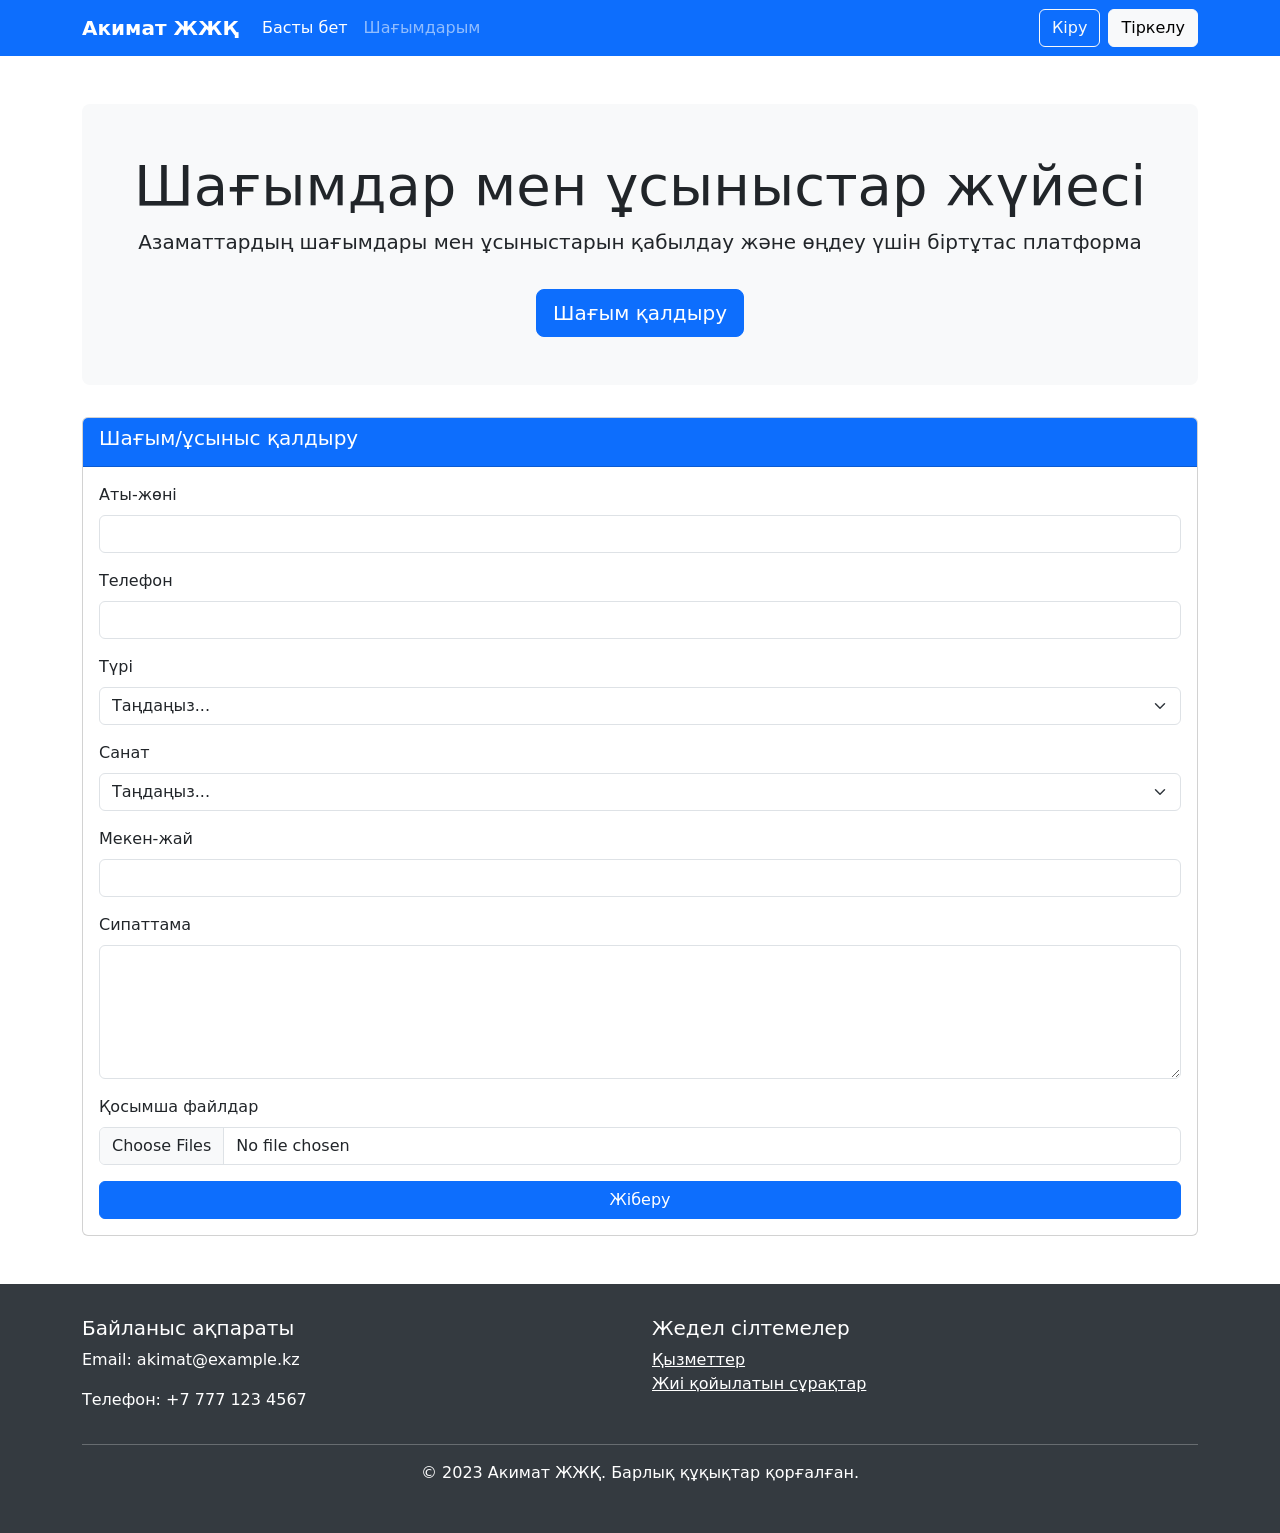
<file: articles.html>
<!DOCTYPE html>
<html lang="kk">
<head>
    <meta charset="UTF-8">
    <meta name="viewport" content="width=device-width, initial-scale=1.0">
    <title>Акимат - Шағымдар мен ұсыныстар жүйесі</title>
    <link href="https://cdn.jsdelivr.net/npm/bootstrap@5.3.0/dist/css/bootstrap.min.css" rel="stylesheet">
    <style>
        .hero-section {
            background-color: #f8f9fa;
            padding: 3rem 0;
            margin-bottom: 2rem;
            border-radius: 0.5rem;
        }
        .complaint-card {
            transition: transform 0.3s;
            margin-bottom: 1.5rem;
        }
        .complaint-card:hover {
            transform: translateY(-5px);
            box-shadow: 0 10px 20px rgba(0,0,0,0.1);
        }
        .status-badge {
            font-size: 0.8rem;
            padding: 0.35rem 0.65rem;
        }
        .navbar-brand {
            font-weight: 700;
        }
        footer {
            background-color: #343a40;
            color: white;
            padding: 2rem 0;
            margin-top: 3rem;
        }
        #complaintId {
            font-weight: bold;
            color: #0d6efd;
        }
    </style>
</head>
<body>
    <nav class="navbar navbar-expand-lg navbar-dark bg-primary">
        <div class="container">
            <a class="navbar-brand" href="#">Акимат ЖЖҚ</a>
            <button class="navbar-toggler" type="button" data-bs-toggle="collapse" data-bs-target="#navbarNav">
                <span class="navbar-toggler-icon"></span>
            </button>
            <div class="collapse navbar-collapse" id="navbarNav">
                <ul class="navbar-nav me-auto">
                    <li class="nav-item">
                        <a class="nav-link active" href="#">Басты бет</a>
                    </li>
                    <li class="nav-item">
                        <a class="nav-link" href="#">Шағымдарым</a>
                    </li>
                </ul>
                <div class="d-flex">
                    <a href="#" class="btn btn-outline-light me-2">Кіру</a>
                    <a href="#" class="btn btn-light">Тіркелу</a>
                </div>
            </div>
        </div>
    </nav>

    <div class="container my-5">
        <div class="hero-section text-center">
            <h1 class="display-4">Шағымдар мен ұсыныстар жүйесі</h1>
            <p class="lead">Азаматтардың шағымдары мен ұсыныстарын қабылдау және өңдеу үшін біртұтас платформа</p>
            <a href="#complaint-form" class="btn btn-primary btn-lg mt-3">Шағым қалдыру</a>
        </div>

        <div class="card mb-5" id="complaint-form">
            <div class="card-header bg-primary text-white">
                <h5>Шағым/ұсыныс қалдыру</h5>
            </div>
            <div class="card-body">
                <form id="complaintForm">
                    <div class="mb-3">
                        <label for="fullName" class="form-label">Аты-жөні</label>
                        <input type="text" class="form-control" id="fullName" required>
                    </div>
                    <div class="mb-3">
                        <label for="phone" class="form-label">Телефон</label>
                        <input type="tel" class="form-control" id="phone" required>
                    </div>
                    <div class="mb-3">
                        <label for="complaintType" class="form-label">Түрі</label>
                        <select class="form-select" id="complaintType" required>
                            <option value="" selected disabled>Таңдаңыз...</option>
                            <option value="complaint">Шағым</option>
                            <option value="suggestion">Ұсыныс</option>
                        </select>
                    </div>
                    <div class="mb-3">
                        <label for="category" class="form-label">Санат</label>
                        <select class="form-select" id="category" required>
                            <option value="" selected disabled>Таңдаңыз...</option>
                            <option value="transport">Көлік</option>
                            <option value="housing">Тұрғын үй-коммуналдық шаруашылық</option>
                            <option value="education">Білім</option>
                            <option value="health">Денсаулық сақтау</option>
                        </select>
                    </div>
                    <div class="mb-3">
                        <label for="address" class="form-label">Мекен-жай</label>
                        <input type="text" class="form-control" id="address" required>
                    </div>
                    <div class="mb-3">
                        <label for="description" class="form-label">Сипаттама</label>
                        <textarea class="form-control" id="description" rows="5" required></textarea>
                    </div>
                    <div class="mb-3">
                        <label for="attachment" class="form-label">Қосымша файлдар</label>
                        <input class="form-control" type="file" id="attachment" multiple>
                    </div>
                    <div class="d-grid gap-2">
                        <button type="submit" class="btn btn-primary">Жіберу</button>
                    </div>
                </form>
                
                <!-- Блок успешной отправки (изначально скрыт) -->
                <div id="successMessage" class="alert alert-success mt-3" style="display: none;">
                    <h4>Сіздің шағымыңыз қабылданды!</h4>
                    <p>Шағым нөмірі: <span id="complaintId"></span></p>
                    <p>Біз шағымыңызды өңдеуге қарастырамыз. Статусын "Менің шағымдарым" бөлімінен қадағалай аласыз.</p>
                    <a href="#" class="btn btn-sm btn-outline-success">Менің шағымдарым</a>
                </div>
            </div>
        </div>
    </div>

    <footer>
        <div class="container">
            <div class="row">
                <div class="col-md-6">
                    <h5>Байланыс ақпараты</h5>
                    <p>Email: akimat@example.kz</p>
                    <p>Телефон: +7 777 123 4567</p>
                </div>
                <div class="col-md-6">
                    <h5>Жедел сілтемелер</h5>
                    <ul class="list-unstyled">
                        <li><a href="#" class="text-white">Қызметтер</a></li>
                        <li><a href="#" class="text-white">Жиі қойылатын сұрақтар</a></li>
                    </ul>
                </div>
            </div>
            <hr class="bg-light">
            <div class="text-center">
                <p>&copy; 2023 Акимат ЖЖҚ. Барлық құқықтар қорғалған.</p>
            </div>
        </div>
    </footer>

    <script src="https://cdn.jsdelivr.net/npm/bootstrap@5.3.0/dist/js/bootstrap.bundle.min.js"></script>
    <script>
        document.getElementById('complaintForm').addEventListener('submit', function(e) {
            e.preventDefault();
            
            // Здесь будет код отправки данных на сервер
            // В демо-версии просто показываем сообщение об успехе
            
            // Генерируем случайный номер жалобы
            const complaintNumber = 'Ш-' + Math.floor(100000 + Math.random() * 900000);
            
            // Показываем сообщение об успехе
            document.getElementById('complaintId').textContent = complaintNumber;
            document.getElementById('successMessage').style.display = 'block';
            
            // Прокручиваем к сообщению
            document.getElementById('successMessage').scrollIntoView({ behavior: 'smooth' });
            
            // Очищаем форму
            document.getElementById('complaintForm').reset();
            
            // В реальной системе здесь будет AJAX-запрос к серверу
            // fetch('/api/complaints', {
            //     method: 'POST',
            //     body: new FormData(document.getElementById('complaintForm'))
            // })
            // .then(response => response.json())
            // .then(data => {
            //     document.getElementById('complaintId').textContent = data.id;
            //     document.getElementById('successMessage').style.display = 'block';
            // });
        });
    </script>
</body>
</html>
</file>
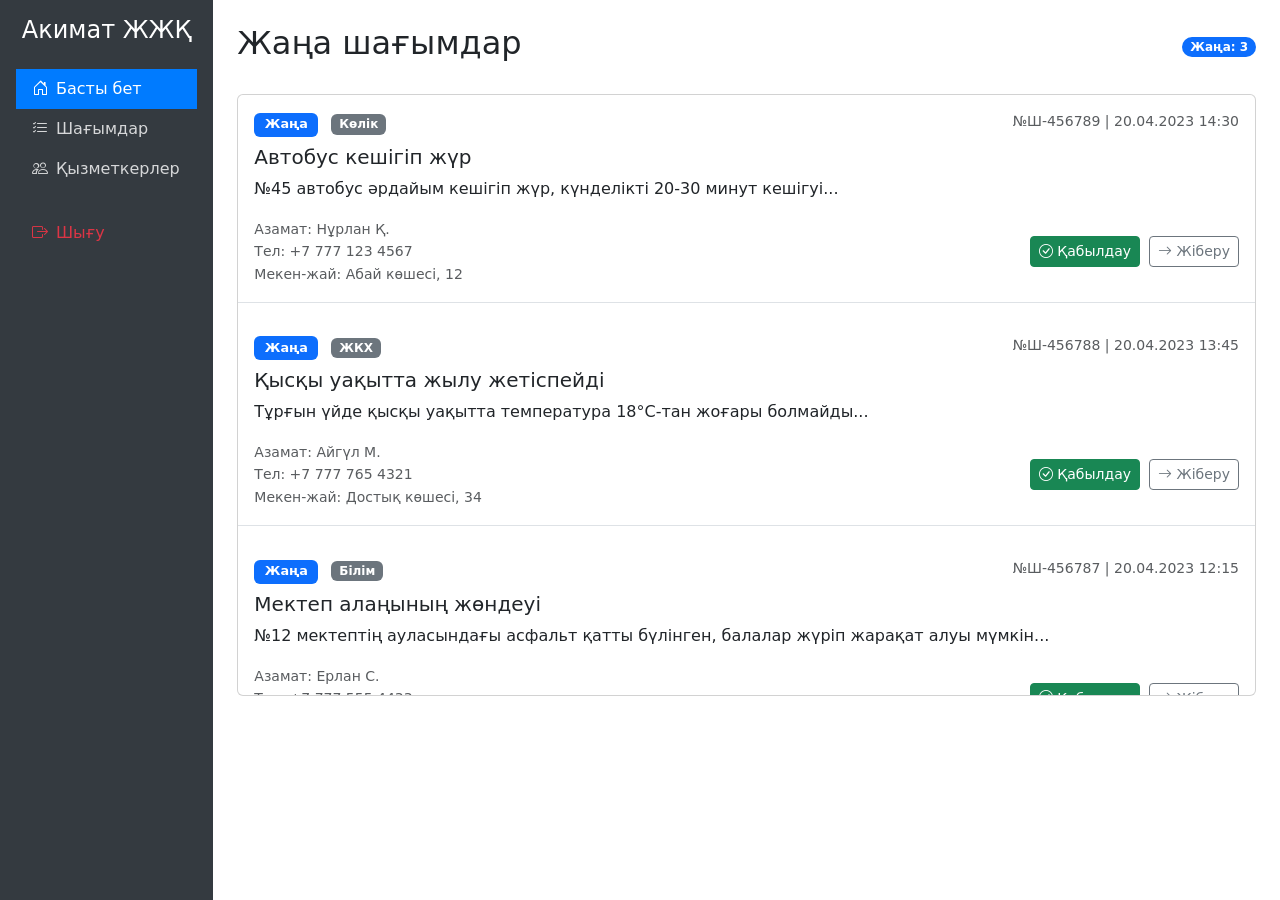
<file: resources.html>
<!DOCTYPE html>
<html lang="kk">
<head>
    <meta charset="UTF-8">
    <meta name="viewport" content="width=device-width, initial-scale=1.0">
    <title>Акимат - Административная панель</title>
    <link href="https://cdn.jsdelivr.net/npm/bootstrap@5.3.0/dist/css/bootstrap.min.css" rel="stylesheet">
    <link rel="stylesheet" href="https://cdn.jsdelivr.net/npm/bootstrap-icons@1.10.0/font/bootstrap-icons.css">
    <style>
        .sidebar {
            min-height: 100vh;
            background-color: #343a40;
            color: white;
        }
        .sidebar .nav-link {
            color: rgba(255, 255, 255, 0.8);
        }
        .sidebar .nav-link:hover {
            color: white;
            background-color: rgba(255, 255, 255, 0.1);
        }
        .sidebar .nav-link.active {
            color: white;
            background-color: #007bff;
        }
        .status-badge {
            font-size: 0.8rem;
            padding: 0.35rem 0.65rem;
        }
        .complaint-card {
            transition: all 0.3s;
            margin-bottom: 1rem;
        }
        .complaint-card:hover {
            transform: translateY(-2px);
            box-shadow: 0 5px 15px rgba(0,0,0,0.1);
        }
        .department-badge {
            font-size: 0.75rem;
        }
        #newComplaintsList {
            max-height: 600px;
            overflow-y: auto;
        }
    </style>
</head>
<body>
    <div class="container-fluid">
        <div class="row">
            <!-- Сайдбар -->
            <div class="col-md-2 sidebar p-0">
                <div class="p-3">
                    <h4 class="text-center mb-4">Акимат ЖЖҚ</h4>
                    <ul class="nav flex-column">
                        <li class="nav-item">
                            <a class="nav-link active" href="#">
                                <i class="bi bi-house-door me-2"></i>Басты бет
                            </a>
                        </li>
                        <li class="nav-item">
                            <a class="nav-link" href="#">
                                <i class="bi bi-list-check me-2"></i>Шағымдар
                            </a>
                        </li>
                        <li class="nav-item">
                            <a class="nav-link" href="#">
                                <i class="bi bi-people me-2"></i>Қызметкерлер
                            </a>
                        </li>
                        <li class="nav-item mt-4">
                            <a class="nav-link text-danger" href="#">
                                <i class="bi bi-box-arrow-right me-2"></i>Шығу
                            </a>
                        </li>
                    </ul>
                </div>
            </div>

            <!-- Основное содержимое -->
            <div class="col-md-10 p-4">
                <div class="d-flex justify-content-between align-items-center mb-4">
                    <h2>Жаңа шағымдар</h2>
                    <div class="badge bg-primary rounded-pill">Жаңа: 3</div>
                </div>

                <!-- Список новых жалоб -->
                <div class="card">
                    <div class="card-body p-0">
                        <div id="newComplaintsList">
                            <!-- Жалоба 1 -->
                            <div class="complaint-card p-3 border-bottom">
                                <div class="d-flex justify-content-between">
                                    <div>
                                        <span class="badge bg-primary status-badge">Жаңа</span>
                                        <span class="badge bg-secondary department-badge ms-2">Көлік</span>
                                    </div>
                                    <small class="text-muted">№Ш-456789 | 20.04.2023 14:30</small>
                                </div>
                                <h5 class="card-title mt-2">Автобус кешігіп жүр</h5>
                                <p class="card-text">№45 автобус әрдайым кешігіп жүр, күнделікті 20-30 минут кешігуі...</p>
                                <div class="d-flex justify-content-between align-items-center">
                                    <div>
                                        <small class="text-muted">Азамат: Нұрлан Қ.</small>
                                        <small class="text-muted d-block">Тел: +7 777 123 4567</small>
                                        <small class="text-muted">Мекен-жай: Абай көшесі, 12</small>
                                    </div>
                                    <div>
                                        <button class="btn btn-sm btn-success me-1" onclick="acceptComplaint('Ш-456789')">
                                            <i class="bi bi-check-circle"></i> Қабылдау
                                        </button>
                                        <button class="btn btn-sm btn-outline-secondary" data-bs-toggle="modal" data-bs-target="#reassignModal" data-complaint-id="Ш-456789">
                                            <i class="bi bi-arrow-right"></i> Жіберу
                                        </button>
                                    </div>
                                </div>
                            </div>

                            <!-- Жалоба 2 -->
                            <div class="complaint-card p-3 border-bottom">
                                <div class="d-flex justify-content-between">
                                    <div>
                                        <span class="badge bg-primary status-badge">Жаңа</span>
                                        <span class="badge bg-secondary department-badge ms-2">ЖКХ</span>
                                    </div>
                                    <small class="text-muted">№Ш-456788 | 20.04.2023 13:45</small>
                                </div>
                                <h5 class="card-title mt-2">Қысқы уақытта жылу жетіспейді</h5>
                                <p class="card-text">Тұрғын үйде қысқы уақытта температура 18°C-тан жоғары болмайды...</p>
                                <div class="d-flex justify-content-between align-items-center">
                                    <div>
                                        <small class="text-muted">Азамат: Айгүл М.</small>
                                        <small class="text-muted d-block">Тел: +7 777 765 4321</small>
                                        <small class="text-muted">Мекен-жай: Достық көшесі, 34</small>
                                    </div>
                                    <div>
                                        <button class="btn btn-sm btn-success me-1" onclick="acceptComplaint('Ш-456788')">
                                            <i class="bi bi-check-circle"></i> Қабылдау
                                        </button>
                                        <button class="btn btn-sm btn-outline-secondary" data-bs-toggle="modal" data-bs-target="#reassignModal" data-complaint-id="Ш-456788">
                                            <i class="bi bi-arrow-right"></i> Жіберу
                                        </button>
                                    </div>
                                </div>
                            </div>

                            <!-- Жалоба 3 (ваша тестовая жалоба) -->
                            <div class="complaint-card p-3 border-bottom">
                                <div class="d-flex justify-content-between">
                                    <div>
                                        <span class="badge bg-primary status-badge">Жаңа</span>
                                        <span class="badge bg-secondary department-badge ms-2">Білім</span>
                                    </div>
                                    <small class="text-muted">№Ш-456787 | 20.04.2023 12:15</small>
                                </div>
                                <h5 class="card-title mt-2">Мектеп алаңының жөндеуі</h5>
                                <p class="card-text">№12 мектептің ауласындағы асфальт қатты бүлінген, балалар жүріп жарақат алуы мүмкін...</p>
                                <div class="d-flex justify-content-between align-items-center">
                                    <div>
                                        <small class="text-muted">Азамат: Ерлан С.</small>
                                        <small class="text-muted d-block">Тел: +7 777 555 4433</small>
                                        <small class="text-muted">Мекен-жай: Тәуелсіздік көшесі, 56</small>
                                    </div>
                                    <div>
                                        <button class="btn btn-sm btn-success me-1" onclick="acceptComplaint('Ш-456787')">
                                            <i class="bi bi-check-circle"></i> Қабылдау
                                        </button>
                                        <button class="btn btn-sm btn-outline-secondary" data-bs-toggle="modal" data-bs-target="#reassignModal" data-complaint-id="Ш-456787">
                                            <i class="bi bi-arrow-right"></i> Жіберу
                                        </button>
                                    </div>
                                </div>
                            </div>
                        </div>
                    </div>
                </div>
            </div>
        </div>
    </div>

    <!-- Модальное окно для перенаправления жалобы -->
    <div class="modal fade" id="reassignModal" tabindex="-1">
        <div class="modal-dialog">
            <div class="modal-content">
                <div class="modal-header">
                    <h5 class="modal-title">Шағымды басқа бөлімге жіберу</h5>
                    <button type="button" class="btn-close" data-bs-dismiss="modal"></button>
                </div>
                <div class="modal-body">
                    <input type="hidden" id="currentComplaintId">
                    <div class="mb-3">
                        <label for="reassignDepartment" class="form-label">Бөлімді таңдаңыз</label>
                        <select class="form-select" id="reassignDepartment">
                            <option value="transport">Көлік</option>
                            <option value="housing">Тұрғын үй-коммуналдық шаруашылық</option>
                            <option value="education">Білім</option>
                            <option value="health">Денсаулық сақтау</option>
                        </select>
                    </div>
                    <div class="mb-3">
                        <label for="reassignComment" class="form-label">Түсініктеме</label>
                        <textarea class="form-control" id="reassignComment" rows="3"></textarea>
                    </div>
                </div>
                <div class="modal-footer">
                    <button type="button" class="btn btn-secondary" data-bs-dismiss="modal">Бас тарту</button>
                    <button type="button" class="btn btn-primary" onclick="reassignComplaint()">Жіберу</button>
                </div>
            </div>
        </div>
    </div>

    <script src="https://cdn.jsdelivr.net/npm/bootstrap@5.3.0/dist/js/bootstrap.bundle.min.js"></script>
    <script>
        // Обработка принятия жалобы
        function acceptComplaint(complaintId) {
            alert('Шағым №' + complaintId + ' қабылданды және сізге тағайындалды!');
            // Здесь будет код обновления статуса на сервере
            // location.reload(); // Перезагрузка страницы для обновления списка
        }

        // Обработка перенаправления жалобы
        function reassignComplaint() {
            const complaintId = document.getElementById('currentComplaintId').value;
            const department = document.getElementById('reassignDepartment').value;
            const comment = document.getElementById('reassignComment').value;
            
            alert('Шағым №' + complaintId + ' "' + department + '" бөліміне жіберілді!');
            
            // Закрываем модальное окно
            const modal = bootstrap.Modal.getInstance(document.getElementById('reassignModal'));
            modal.hide();
            
            // Здесь будет AJAX-запрос к серверу
            // fetch('/api/complaints/' + complaintId + '/reassign', {
            //     method: 'POST',
            //     body: JSON.stringify({ department, comment }),
            //     headers: { 'Content-Type': 'application/json' }
            // })
            // .then(response => response.json())
            // .then(data => location.reload());
        }

        // Инициализация модального окна
        const reassignModal = document.getElementById('reassignModal');
        reassignModal.addEventListener('show.bs.modal', function(event) {
            const button = event.relatedTarget;
            const complaintId = button.getAttribute('data-complaint-id');
            document.getElementById('currentComplaintId').value = complaintId;
        });
    </script>
</body>
</html>
</file>
